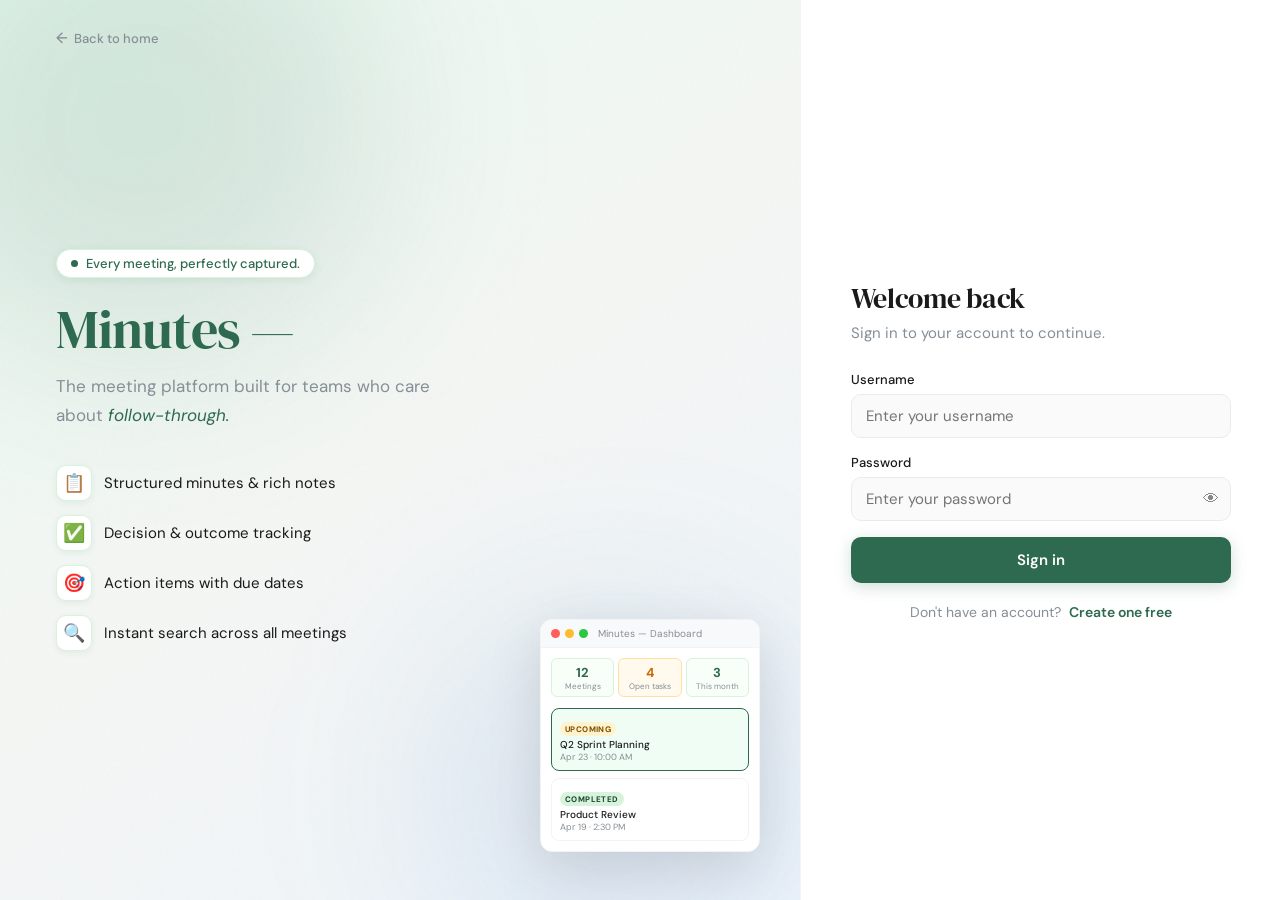
<file: frontend/index.html>
<!DOCTYPE html>
<html lang="en">
<head>
  <meta charset="UTF-8" />
  <meta name="viewport" content="width=device-width, initial-scale=1.0" />
  <title>Minutes — Sign in &amp; Get started</title>
  <meta name="description" content="Sign in or create your Minutes account to capture meeting records, decisions, and action items." />
  <link rel="preconnect" href="https://fonts.googleapis.com" />
  <link rel="preconnect" href="https://fonts.gstatic.com" crossorigin />
  <link href="https://fonts.googleapis.com/css2?family=DM+Serif+Display:ital@0;1&family=DM+Sans:ital,opsz,wght@0,9..40,300;0,9..40,400;0,9..40,500;0,9..40,600;1,9..40,300&display=swap" rel="stylesheet" />
  <link rel="stylesheet" href="./css/style.css" />
</head>
<body>

  <!-- ═══════════════════════════════════════
       AUTH VIEW
  ════════════════════════════════════════════ -->
  <div id="auth-view">

    <!-- Left brand panel -->
    <div class="auth-brand-panel">
      <!-- Background layers -->
      <div class="auth-noise"></div>
      <div class="auth-glow auth-glow-1"></div>
      <div class="auth-glow auth-glow-2"></div>

      <!-- Back link -->
      <a href="./landing.html" id="auth-back-link" class="auth-back">
        <span class="auth-back-arrow">←</span> Back to home
      </a>

      <!-- Brand content -->
      <div class="auth-brand-content">
        <div class="auth-brand-badge">
          <span class="auth-badge-dot"></span>
          Every meeting, perfectly captured.
        </div>
        <h2 class="auth-brand-title">Minutes —</h2>
        <p class="auth-brand-tagline">
          The meeting platform built for teams who care about<em> follow-through.</em>
        </p>
        <ul class="auth-feature-list">
          <li>
            <span class="auth-feature-icon">📋</span>
            <span>Structured minutes &amp; rich notes</span>
          </li>
          <li>
            <span class="auth-feature-icon">✅</span>
            <span>Decision &amp; outcome tracking</span>
          </li>
          <li>
            <span class="auth-feature-icon">🎯</span>
            <span>Action items with due dates</span>
          </li>
          <li>
            <span class="auth-feature-icon">🔍</span>
            <span>Instant search across all meetings</span>
          </li>
        </ul>
      </div>

      <!-- Floating mini-mockup -->
      <div class="auth-mini-mockup">
        <div class="amm-row">
          <div class="amm-dot red"></div>
          <div class="amm-dot yellow"></div>
          <div class="amm-dot green"></div>
          <span class="amm-bar">Minutes — Dashboard</span>
        </div>
        <div class="amm-body">
          <div class="amm-stat-row">
            <div class="amm-stat"><span class="amm-val">12</span><span class="amm-lbl">Meetings</span></div>
            <div class="amm-stat warn"><span class="amm-val">4</span><span class="amm-lbl">Open tasks</span></div>
            <div class="amm-stat"><span class="amm-val">3</span><span class="amm-lbl">This month</span></div>
          </div>
          <div class="amm-item active">
            <span class="amm-badge upcoming">Upcoming</span>
            <div class="amm-title">Q2 Sprint Planning</div>
            <div class="amm-meta">Apr 23 · 10:00 AM</div>
          </div>
          <div class="amm-item">
            <span class="amm-badge completed">Completed</span>
            <div class="amm-title">Product Review</div>
            <div class="amm-meta">Apr 19 · 2:30 PM</div>
          </div>
        </div>
      </div>
    </div>

    <!-- Right form panel -->
    <div class="auth-form-panel">
      <div class="auth-card">
        <!-- Logo (shown on mobile when brand panel is hidden) -->
        <a href="./landing.html" class="auth-card-logo">Minutes —</a>

        <div class="auth-card-header">
          <h1 id="auth-card-title">Welcome back</h1>
          <p class="auth-card-sub" id="auth-card-sub">Sign in to your account to continue.</p>
        </div>

        <form id="auth-form" autocomplete="on">
          <div class="auth-field">
            <label for="auth-username">Username</label>
            <input type="text" id="auth-username" placeholder="Enter your username" required autocomplete="username" />
          </div>
          <div class="auth-field">
            <label for="auth-password">Password</label>
            <div class="auth-password-wrap">
              <input type="password" id="auth-password" placeholder="Enter your password" required autocomplete="current-password" />
              <button type="button" id="auth-pw-toggle" class="auth-pw-eye" aria-label="Toggle password visibility">👁</button>
            </div>
          </div>
          <p class="auth-error" id="auth-error"></p>
          <button type="submit" id="auth-submit-btn" class="auth-submit-btn">Sign in</button>
        </form>

        <p class="auth-switch">
          <span id="auth-toggle-msg">Don't have an account?</span>
          <a href="#" id="auth-toggle-link">Create one free</a>
        </p>
      </div>
    </div>

  </div>

  <!-- ═══════════════════════════════════════
       MAIN APP (hidden until logged in)
  ════════════════════════════════════════════ -->
  <div id="app-shell" style="display:none;">

    <!-- ── SIDEBAR ───────────────────────────── -->
    <aside id="sidebar">

      <div class="sidebar-logo">
        <h1><span>Minutes</span> —</h1>
        <p>Meeting records &amp; action items</p>
      </div>

      <!-- Stats -->
      <div class="stats-grid">
        <div class="stat-cell">
          <div class="stat-val" id="stat-meetings">0</div>
          <div class="stat-lbl">Meetings</div>
        </div>
        <div class="stat-cell">
          <div class="stat-val" id="stat-open-tasks">0</div>
          <div class="stat-lbl">Open tasks</div>
        </div>
        <div class="stat-cell">
          <div class="stat-val" id="stat-this-month">0</div>
          <div class="stat-lbl">This month</div>
        </div>
      </div>

      <!-- Search -->
      <div class="search-wrap">
        <svg width="16" height="16" viewBox="0 0 24 24" fill="none" stroke="currentColor" stroke-width="2">
          <circle cx="11" cy="11" r="8"/><path d="m21 21-4.35-4.35"/>
        </svg>
        <input type="text" id="search-input" placeholder="Search meetings, decisions, action items…" />
      </div>

      <!-- Filter -->
      <div class="filter-row">
        <button class="filter-btn active" data-filter="all">All</button>
        <button class="filter-btn" data-filter="completed">Completed</button>
        <button class="filter-btn" data-filter="upcoming">Upcoming</button>
      </div>

      <!-- Meeting list -->
      <div id="meetings-list-wrap">
        <p class="no-meetings-msg" id="no-meetings-msg" style="display:none;">No meetings found.</p>
        <!-- Meeting cards injected by JS -->
      </div>

      <!-- Logout + New meeting -->
      <div class="new-meeting-btn-wrap">
        <button id="btn-logout" style="width:100%; padding:7px; margin-bottom:8px; background:none; border:1px solid #E9ECEF; border-radius:8px; color:#868E96; font-size:12px; font-family:'DM Sans',sans-serif; cursor:pointer;">Logout</button>
        <button id="btn-new-meeting">+ New Meeting</button>
      </div>

    </aside>

    <!-- ── MAIN CONTENT ───────────────────────── -->
    <main id="main-content">

      <!-- Empty state -->
      <div class="empty-detail fade-in" id="empty-detail">
        <div class="empty-icon">📋</div>
        <p>Select a meeting to view details</p>
        <span>or create a new one to get started</span>
      </div>

      <!-- New meeting form -->
      <div id="new-meeting-panel">
        <h2>New Meeting</h2>
        <p class="sub">Fill in the details to create a new meeting record.</p>
        <div class="nm-field">
          <input type="text" id="nm-title" class="nm-title" placeholder="Meeting title *" />
        </div>
        <div class="nm-row">
          <div class="nm-field">
            <input type="date" id="nm-date" />
          </div>
          <div class="nm-field">
            <input type="time" id="nm-time" />
          </div>
        </div>
        <div class="nm-field">
          <input type="text" id="nm-facilitator" placeholder="Facilitator name (optional)" />
        </div>
        <div class="nm-field">
          <label style="display:block; font-size:12px; color:#868E96; margin-bottom:5px; font-weight:500;">Participants</label>
          <div id="nm-participants-chips" style="display:flex; flex-wrap:wrap; gap:6px; margin-bottom:7px;"></div>
          <div style="display:flex; gap:8px;">
            <input type="text" id="nm-participant-input" placeholder="Add participant name, press Enter" style="flex:1; padding:9px 12px; border:1.5px solid #E9ECEF; border-radius:8px; font-size:13px; font-family:'DM Sans',sans-serif; color:#1a1a1a; background:#FAFAFA; outline:none;" />
            <button type="button" id="btn-add-participant" style="padding:9px 14px; background:#2D6A4F; color:#fff; border:none; border-radius:8px; cursor:pointer; font-size:13px; font-family:'DM Sans',sans-serif; font-weight:500; white-space:nowrap;">Add</button>
          </div>
        </div>
        <div class="nm-field">
          <label style="display:block; font-size:12px; color:#868E96; margin-bottom:5px; font-weight:500;">Duration (Meeting Minutes)</label>
          <select id="nm-minutes" style="width:100%; padding:9px 12px; border:1.5px solid #E9ECEF; border-radius:8px; font-size:13px; font-family:'DM Sans',sans-serif; color:#1a1a1a; background:#FAFAFA; outline:none; cursor:pointer; appearance:none; background-image:url(\"data:image/svg+xml,%3Csvg xmlns='http://www.w3.org/2000/svg' width='12' height='12' viewBox='0 0 24 24' fill='none' stroke='%23868E96' stroke-width='2'%3E%3Cpath d='m6 9 6 6 6-6'/%3E%3C/svg%3E\"); background-repeat:no-repeat; background-position:right 12px center;">
            <option value="">Select duration (optional)</option>
            <option value="15 min">15 minutes</option>
            <option value="30 min">30 minutes</option>
            <option value="45 min">45 minutes</option>
            <option value="1 hr">1 hour</option>
            <option value="1 hr 15 min">1 hour 15 minutes</option>
            <option value="1 hr 30 min">1 hour 30 minutes</option>
            <option value="1 hr 45 min">1 hour 45 minutes</option>
            <option value="2 hrs">2 hours</option>
            <option value="2 hrs 30 min">2 hours 30 minutes</option>
            <option value="3 hrs">3 hours</option>
            <option value="custom">Custom…</option>
          </select>
          <input type="text" id="nm-minutes-custom" placeholder="e.g. 90 mins, 2.5 hours" style="display:none; width:100%; margin-top:8px; padding:9px 12px; border:1.5px solid #2D6A4F; border-radius:8px; font-size:13px; font-family:'DM Sans',sans-serif; color:#1a1a1a; background:#F8FFF9; outline:none;" />
        </div>
        <div class="nm-field">
          <label style="display:block; font-size:12px; color:#868E96; margin-bottom:5px; font-weight:500;">Meeting Notes</label>
          
          <textarea id="nm-notes" rows="3" placeholder="Additional notes, context, follow-ups…"></textarea>
        </div>
        <div class="nm-field">
          <input type="text" id="nm-decisions" placeholder="Decisions, comma-separated (optional)" />
        </div>
        <div class="nm-actions">
          <button class="btn-primary" id="btn-create-meeting">Create Meeting</button>
          <button class="btn-cancel-nm" id="btn-cancel-new-meeting">Cancel</button>
        </div>
      </div>

      <!-- Detail panel -->
      <div id="detail-panel" class="fade-in" style="display:none;">

        <div class="detail-header">
          <div class="detail-header-top">
            <h2 id="detail-title">Meeting Title</h2>
            <div style="display:flex; align-items:center; gap:8px;">
              <button id="btn-delete-meeting" title="Delete meeting permanently" style="background:none; border:1px solid #FFB3B3; border-radius:6px; color:#C92A2A; font-size:12px; font-family:'DM Sans',sans-serif; padding:4px 10px; cursor:pointer; transition:all 0.15s;">Delete</button>
              <button id="btn-close-detail">×</button>
            </div>
          </div>
          <div class="detail-meta">
            <span id="detail-badge"></span>
            <span id="detail-datetime"></span>
          </div>
          <div class="detail-tabs">
            <button class="tab-btn active" data-tab="minutes">Minutes</button>
            <button class="tab-btn" data-tab="notes">Notes</button>
            <button class="tab-btn" data-tab="decisions">Decisions</button>
            <button class="tab-btn" data-tab="tasks">Tasks</button>
            <button class="tab-btn" data-tab="participants">Participants</button>
          </div>
        </div>

        <div class="detail-body">

          <!-- Minutes Tab -->
          <div class="tab-pane active" id="tab-minutes">
            <div class="minutes-header">
              <p class="section-label">Meeting Duration</p>
              <div id="minutes-actions">
                <button class="btn-outline-sm" id="btn-edit-minutes">Edit</button>
              </div>
              <div id="minutes-save-actions" style="display:none; gap:6px; display:none;">
                <button class="btn-green-sm" id="btn-save-minutes">Save</button>
                <button class="btn-ghost-sm" id="btn-cancel-minutes">Cancel</button>
              </div>
            </div>
            <p class="minutes-text" id="minutes-display">No minutes recorded yet. Click Edit to add notes.</p>
            <textarea class="detail-textarea" id="minutes-editor" placeholder="Type meeting notes here…"></textarea>
          </div>

          <!-- Notes Tab -->
          <div class="tab-pane" id="tab-notes">
            <div class="minutes-header">
              <p class="section-label">Meeting Notes</p>
              <div id="notes-actions">
                <button class="btn-outline-sm" id="btn-edit-notes">Edit</button>
              </div>
              <div id="notes-save-actions" style="display:none; gap:6px;">
                <button class="btn-green-sm" id="btn-save-notes">Save</button>
                <button class="btn-ghost-sm" id="btn-cancel-notes">Cancel</button>
              </div>
            </div>
            <p class="notes-preview" id="notes-display">No notes added yet. Click Edit to add context or follow-ups.</p>
            <textarea class="notes-edit-area" id="notes-editor" placeholder="Add context, follow-ups, decisions background…"></textarea>
          </div>

          <!-- Decisions Tab -->
          <div class="tab-pane" id="tab-decisions">
            <p class="section-label">Decisions Taken</p>
            <div id="decisions-list"></div>
            <div class="add-row">
              <input class="detail-input" type="text" id="new-decision-input" placeholder="Record a decision…" />
              <button class="btn-add" id="btn-add-decision">Add</button>
            </div>
          </div>

          <!-- Tasks Tab -->
          <div class="tab-pane" id="tab-tasks">
            <div class="tasks-header">
              <p class="section-label">Action Items</p>
              <button class="btn-outline-sm" id="btn-toggle-task-form">+ New Task</button>
            </div>
            <div class="task-form-box" id="task-form-box">
              <input class="detail-input" type="text" id="new-task-text" placeholder="Task description" />
              <div class="task-form-row">
                <input class="detail-input" type="text" id="new-task-assignee" placeholder="Assignee name" style="flex:1;" />
                <input class="detail-input" type="date" id="new-task-due" style="flex:1;" />
              </div>
              <div style="display:flex; gap:8px;">
                <button class="btn-add" id="btn-add-task">Add Task</button>
                <button class="btn-ghost-sm" id="btn-cancel-task-form">Cancel</button>
              </div>
            </div>
            <div id="tasks-list"></div>
          </div>

          <!-- Participants Tab -->
          <div class="tab-pane" id="tab-participants">
            <p class="section-label">Participants</p>
            <div id="participants-list"></div>
          </div>

        </div><!-- /.detail-body -->
      </div><!-- /#detail-panel -->

    </main>

  </div><!-- /#app-shell -->

  <script src="./js/api.js"></script>
  <script src="./js/app.js"></script>
</body>
</html>
</file>
<file: frontend/css/style.css>
/* =========================================================
   Minutes — Master-Detail UI
   Fonts: DM Serif Display (headings) + DM Sans (body)
   ========================================================= */

* {
  box-sizing: border-box;
  margin: 0;
  padding: 0;
}

body {
  font-family: 'DM Sans', sans-serif;
  background: #F4F6F4;
  height: 100vh;
  overflow: hidden;
  color: #1a1a1a;
  font-size: 16px;
}

/* ─── Scrollbar ─────────────────────────────────────────── */
::-webkit-scrollbar { width: 4px; }
::-webkit-scrollbar-track { background: transparent; }
::-webkit-scrollbar-thumb { background: #D8F3DC; border-radius: 4px; }

/* ─── Layout ─────────────────────────────────────────────── */
#app-shell {
  display: flex;
  height: 100vh;
}

/* ─── Design tokens (shared with landing) ───────────────── */
:root {
  --green:       #2D6A4F;
  --green-dark:  #1B4332;
  --green-light: #D8F3DC;
  --bg:          #F4F6F4;
  --white:       #fff;
  --text:        #1a1a1a;
  --muted:       #868E96;
  --border:      #F1F3F5;
  --radius:      14px;
}

/* ─── Auth view ──────────────────────────────────────────── */
#auth-view {
  display: flex;
  height: 100vh;
  width: 100vw;
  overflow: hidden;
  background: var(--bg);
}

/* ─── Left brand panel ───────────────────────────────────── */
.auth-brand-panel {
  flex: 1;
  position: relative;
  overflow: hidden;
  background: linear-gradient(145deg, #eafaf0 0%, #F4F6F4 50%, #eef4fb 100%);
  display: flex;
  flex-direction: column;
  justify-content: center;
  padding: 0 56px;
}

/* Noise texture */
.auth-noise {
  position: absolute;
  inset: 0;
  opacity: 0.025;
  pointer-events: none;
  background-image: url("data:image/svg+xml,%3Csvg viewBox='0 0 256 256' xmlns='http://www.w3.org/2000/svg'%3E%3Cfilter id='n'%3E%3CfeTurbulence type='fractalNoise' baseFrequency='0.9' numOctaves='4' stitchTiles='stitch'/%3E%3C/filter%3E%3Crect width='100%25' height='100%25' filter='url(%23n)'/%3E%3C/svg%3E");
}

/* Glow orbs */
.auth-glow {
  position: absolute;
  border-radius: 50%;
  filter: blur(90px);
  pointer-events: none;
}
.auth-glow-1 {
  width: 480px; height: 480px;
  background: rgba(45,106,79,0.13);
  top: -120px; left: -100px;
}
.auth-glow-2 {
  width: 380px; height: 380px;
  background: rgba(24,100,171,0.09);
  bottom: -80px; right: 0;
}

/* Back link */
.auth-back {
  position: absolute;
  top: 28px; left: 56px;
  display: inline-flex;
  align-items: center;
  gap: 6px;
  font-size: 13px;
  font-weight: 500;
  color: var(--muted);
  text-decoration: none;
  transition: color 0.2s;
  z-index: 2;
}
.auth-back:hover { color: var(--text); }
.auth-back-arrow { font-size: 15px; }

/* Brand content */
.auth-brand-content {
  position: relative;
  z-index: 1;
  max-width: 440px;
}

/* Badge */
.auth-brand-badge {
  display: inline-flex;
  align-items: center;
  gap: 8px;
  background: var(--white);
  border: 1px solid var(--green-light);
  border-radius: 20px;
  padding: 5px 14px;
  font-size: 13px;
  font-weight: 500;
  color: var(--green);
  margin-bottom: 24px;
  box-shadow: 0 2px 8px rgba(45,106,79,0.1);
}
.auth-badge-dot {
  width: 7px; height: 7px;
  background: var(--green);
  border-radius: 50%;
  animation: pulse 2s infinite;
}
@keyframes pulse { 0%,100%{opacity:1} 50%{opacity:0.4} }

/* Title */
.auth-brand-title {
  font-family: 'DM Serif Display', serif;
  font-size: clamp(36px, 4.5vw, 54px);
  font-weight: 400;
  color: var(--green);
  line-height: 1;
  margin-bottom: 16px;
  letter-spacing: -0.02em;
}

/* Tagline */
.auth-brand-tagline {
  font-size: 17px;
  color: var(--muted);
  line-height: 1.65;
  margin-bottom: 36px;
  max-width: 380px;
}
.auth-brand-tagline em {
  font-style: italic;
  color: var(--green);
}

/* Feature list */
.auth-feature-list {
  list-style: none;
  display: flex;
  flex-direction: column;
  gap: 14px;
}
.auth-feature-list li {
  display: flex;
  align-items: center;
  gap: 12px;
  font-size: 15px;
  color: var(--text);
}
.auth-feature-icon {
  font-size: 18px;
  width: 36px; height: 36px;
  background: var(--white);
  border: 1px solid var(--green-light);
  border-radius: 10px;
  display: flex;
  align-items: center;
  justify-content: center;
  flex-shrink: 0;
  box-shadow: 0 2px 6px rgba(45,106,79,0.08);
}

/* Mini mockup */
.auth-mini-mockup {
  position: absolute;
  bottom: 48px; right: 40px;
  width: 220px;
  background: var(--white);
  border-radius: 12px;
  border: 1px solid var(--border);
  box-shadow: 0 16px 56px rgba(0,0,0,0.12);
  overflow: hidden;
  z-index: 1;
  animation: floatUp 0.9s ease both 0.4s;
}
@keyframes floatUp { from{opacity:0;transform:translateY(20px)} to{opacity:1;transform:translateY(0)} }

.amm-row {
  background: #F8F9FA;
  padding: 7px 10px;
  display: flex;
  align-items: center;
  gap: 5px;
  border-bottom: 1px solid var(--border);
}
.amm-dot { width: 9px; height: 9px; border-radius: 50%; }
.amm-dot.red    { background: #FF5F57; }
.amm-dot.yellow { background: #FEBC2E; }
.amm-dot.green  { background: #28C840; }
.amm-bar { font-size: 10px; color: var(--muted); margin-left: 5px; }

.amm-body { padding: 10px; display: flex; flex-direction: column; gap: 7px; }
.amm-stat-row { display: grid; grid-template-columns: 1fr 1fr 1fr; gap: 4px; margin-bottom: 4px; }
.amm-stat {
  background: #F8FFF9;
  border: 1px solid var(--green-light);
  border-radius: 6px;
  padding: 5px 3px;
  text-align: center;
}
.amm-stat.warn { background: #FFF9EE; border-color: #FFE0A0; }
.amm-val { display: block; font-size: 13px; font-weight: 700; color: var(--green); }
.amm-stat.warn .amm-val { color: #CA6702; }
.amm-lbl { display: block; font-size: 8px; color: var(--muted); }

.amm-item {
  padding: 7px 8px;
  border-radius: 8px;
  border: 1.5px solid var(--border);
  background: var(--white);
}
.amm-item.active { background: #F0FDF4; border-color: var(--green); }
.amm-badge {
  font-size: 8px;
  font-weight: 700;
  letter-spacing: 0.05em;
  text-transform: uppercase;
  padding: 2px 5px;
  border-radius: 8px;
  display: inline-block;
  margin-bottom: 2px;
}
.amm-badge.upcoming  { background: #FFF3CD; color: #7D4E00; }
.amm-badge.completed { background: var(--green-light); color: #1B4332; }
.amm-title { font-size: 10px; font-weight: 500; color: var(--text); }
.amm-meta  { font-size: 9px; color: var(--muted); }

/* ─── Right form panel ───────────────────────────────────── */
.auth-form-panel {
  width: 480px;
  min-width: 480px;
  display: flex;
  align-items: center;
  justify-content: center;
  background: var(--white);
  border-left: 1px solid var(--border);
  padding: 48px 40px;
}

.auth-card {
  width: 100%;
  max-width: 380px;
  animation: authFadeIn 0.5s ease both;
}
@keyframes authFadeIn { from{opacity:0;transform:translateY(14px)} to{opacity:1;transform:none} }

/* Mobile logo */
.auth-card-logo {
  display: none;
  font-family: 'DM Serif Display', serif;
  font-size: 22px;
  font-weight: 400;
  color: var(--green);
  text-decoration: none;
  margin-bottom: 28px;
}

.auth-card-header { margin-bottom: 28px; }

.auth-card-header h1 {
  font-family: 'DM Serif Display', serif;
  font-size: 28px;
  font-weight: 400;
  color: var(--text);
  margin-bottom: 6px;
  letter-spacing: -0.01em;
}

.auth-card-sub {
  font-size: 15px;
  color: var(--muted);
}

/* Form fields */
.auth-field { margin-bottom: 16px; }

.auth-field label {
  display: block;
  font-size: 13px;
  font-weight: 500;
  color: var(--text);
  margin-bottom: 6px;
}

.auth-field input {
  width: 100%;
  padding: 11px 14px;
  border: 1.5px solid #E9ECEF;
  border-radius: 10px;
  font-size: 15px;
  font-family: 'DM Sans', sans-serif;
  background: #FAFAFA;
  color: var(--text);
  outline: none;
  transition: border-color 0.2s, box-shadow 0.2s;
}
.auth-field input:focus {
  border-color: var(--green);
  box-shadow: 0 0 0 3px rgba(45,106,79,0.08);
  background: var(--white);
}

/* Password wrapper */
.auth-password-wrap { position: relative; }
.auth-password-wrap input { padding-right: 44px; }

.auth-pw-eye {
  position: absolute;
  right: 12px; top: 50%;
  transform: translateY(-50%);
  background: none;
  border: none;
  cursor: pointer;
  font-size: 16px;
  opacity: 0.45;
  transition: opacity 0.2s;
  padding: 0; line-height: 1;
}
.auth-pw-eye:hover { opacity: 0.85; }

/* Error */
.auth-error {
  color: #C92A2A;
  background: #FFF0F0;
  border: 1px solid #FFD6D6;
  border-radius: 8px;
  font-size: 13px;
  padding: 8px 12px;
  margin-bottom: 12px;
  min-height: 0;
  display: none;
}
.auth-error:not(:empty) { display: block; }

/* Submit button */
.auth-submit-btn {
  width: 100%;
  padding: 13px;
  background: var(--green);
  color: var(--white);
  border: none;
  border-radius: 10px;
  font-size: 15px;
  font-family: 'DM Sans', sans-serif;
  font-weight: 600;
  cursor: pointer;
  transition: background 0.2s, transform 0.15s, box-shadow 0.2s;
  box-shadow: 0 4px 16px rgba(45,106,79,0.22);
  margin-bottom: 4px;
  display: flex;
  align-items: center;
  justify-content: center;
  gap: 10px;
  position: relative;
}
.auth-submit-btn:hover:not(:disabled) {
  background: var(--green-dark);
  transform: translateY(-1px);
  box-shadow: 0 6px 20px rgba(45,106,79,0.28);
}
.auth-submit-btn:active:not(:disabled) { transform: none; }
.auth-submit-btn:disabled {
  opacity: 0.75;
  cursor: not-allowed;
}

/* In-button spinner */
.auth-btn-spinner {
  display: none;
  width: 16px;
  height: 16px;
  border: 2.5px solid rgba(255,255,255,0.35);
  border-top-color: #fff;
  border-radius: 50%;
  animation: btnSpin 0.7s linear infinite;
  flex-shrink: 0;
}
.auth-submit-btn.loading .auth-btn-spinner { display: inline-block; }
@keyframes btnSpin { to { transform: rotate(360deg); } }

/* ─── Auth loading overlay ───────────────────────────────── */
#auth-loading-overlay {
  display: none;
  position: fixed;
  inset: 0;
  z-index: 9999;
  background: rgba(244, 246, 244, 0.72);
  backdrop-filter: blur(14px);
  -webkit-backdrop-filter: blur(14px);
  align-items: center;
  justify-content: center;
  animation: aloFadeIn 0.28s ease both;
}
#auth-loading-overlay.visible { display: flex; }
@keyframes aloFadeIn { from{opacity:0} to{opacity:1} }

.alo-card {
  display: flex;
  flex-direction: column;
  align-items: center;
  gap: 24px;
  padding: 48px 56px;
  background: #fff;
  border-radius: 24px;
  border: 1px solid #E9ECEF;
  box-shadow: 0 32px 80px rgba(0,0,0,0.12), 0 0 0 1px rgba(45,106,79,0.06);
  animation: aloCardIn 0.38s cubic-bezier(0.34,1.56,0.64,1) both;
}
@keyframes aloCardIn { from{opacity:0;transform:scale(0.88)} to{opacity:1;transform:none} }

/* Concentric rings */
.alo-rings {
  position: relative;
  width: 80px;
  height: 80px;
  display: flex;
  align-items: center;
  justify-content: center;
}

.alo-ring {
  position: absolute;
  border-radius: 50%;
  border: 2px solid transparent;
  animation: ringSpinCW 1.4s linear infinite;
}
.alo-ring-1 {
  inset: 0;
  border-top-color: var(--green);
  border-right-color: rgba(45,106,79,0.3);
  animation-duration: 1.0s;
}
.alo-ring-2 {
  inset: 10px;
  border-top-color: rgba(45,106,79,0.5);
  border-left-color: rgba(45,106,79,0.2);
  animation-duration: 1.4s;
  animation-direction: reverse;
}
.alo-ring-3 {
  inset: 20px;
  border-top-color: rgba(45,106,79,0.7);
  animation-duration: 1.8s;
}
@keyframes ringSpinCW { to { transform: rotate(360deg); } }

.alo-logo {
  font-family: 'DM Serif Display', serif;
  font-size: 14px;
  color: var(--green);
  font-weight: 400;
  z-index: 1;
  letter-spacing: -0.02em;
}

.alo-label {
  font-family: 'DM Serif Display', serif;
  font-size: 20px;
  font-weight: 400;
  color: var(--text);
  letter-spacing: -0.01em;
}

.alo-sub {
  font-size: 13px;
  color: var(--muted);
  margin-top: -16px;
}

/* Toggle */
.auth-switch {
  margin-top: 20px;
  font-size: 14px;
  color: var(--muted);
  text-align: center;
}
.auth-switch a {
  color: var(--green);
  text-decoration: none;
  font-weight: 600;
  margin-left: 4px;
  transition: color 0.2s;
}
.auth-switch a:hover { color: var(--green-dark); }

/* Responsive */
@media (max-width: 860px) {
  .auth-brand-panel { display: none; }
  .auth-form-panel {
    width: 100%; min-width: 0;
    border-left: none;
    background: linear-gradient(150deg, #eafaf0 0%, var(--white) 60%);
  }
  .auth-card-logo { display: block; }
}
@media (max-width: 420px) {
  .auth-form-panel { padding: 40px 24px; }
}

/* ─── Sidebar ────────────────────────────────────────────── */
#sidebar {
  width: 300px;
  min-width: 300px;
  background: #fff;
  border-right: 1px solid #F1F3F5;
  display: flex;
  flex-direction: column;
  height: 100vh;
}

.sidebar-logo {
  padding: 22px 20px 14px;
  border-bottom: 1px solid #F1F3F5;
}

.sidebar-logo h1 {
  font-family: 'DM Serif Display', serif;
  font-size: 22px;
  font-weight: 400;
  color: #1a1a1a;
  letter-spacing: -0.01em;
}

.sidebar-logo h1 span { color: #2D6A4F; }

.sidebar-logo p {
  margin-top: 3px;
  font-size: 13px;
  color: #ADB5BD;
}

/* Stats */
.stats-grid {
  display: grid;
  grid-template-columns: 1fr 1fr 1fr;
  gap: 8px;
  padding: 12px 16px;
}

.stat-cell {
  background: #F8FFF9;
  border: 1px solid #D8F3DC;
  border-radius: 8px;
  padding: 8px 10px;
  text-align: center;
}

.stat-cell .stat-val {
  font-size: 20px;
  font-weight: 600;
  color: #2D6A4F;
}

.stat-cell .stat-val.warn { color: #CA6702; }

.stat-cell .stat-lbl {
  font-size: 11px;
  color: #868E96;
  margin-top: 1px;
}

/* Search */
.search-wrap {
  padding: 0 14px 10px;
  position: relative;
}

.search-wrap svg {
  position: absolute;
  left: 26px;
  top: 50%;
  transform: translateY(-50%);
  opacity: 0.4;
  pointer-events: none;
}

.search-wrap input {
  width: 100%;
  padding: 10px 14px 10px 38px;
  border: 1.5px solid #E9ECEF;
  border-radius: 10px;
  font-size: 15px;
  font-family: 'DM Sans', sans-serif;
  background: #FAFAFA;
  color: #1a1a1a;
  outline: none;
  transition: border-color 0.2s;
}

.search-wrap input:focus { border-color: #2D6A4F; }

/* Filter tabs */
.filter-row {
  display: flex;
  gap: 6px;
  padding: 0 14px 10px;
}

.filter-btn {
  flex: 1;
  padding: 5px 0;
  font-size: 12px;
  font-weight: 400;
  text-transform: capitalize;
  background: transparent;
  color: #868E96;
  border: 1px solid #E9ECEF;
  border-radius: 6px;
  cursor: pointer;
  font-family: 'DM Sans', sans-serif;
  transition: all 0.15s;
}

.filter-btn.active {
  background: #2D6A4F;
  color: #fff;
  border-color: #2D6A4F;
  font-weight: 600;
}

/* Meeting list */
#meetings-list-wrap {
  flex: 1;
  overflow-y: auto;
  padding: 0 12px;
}

.meeting-card {
  background: #fff;
  border: 1.5px solid #F1F3F5;
  border-radius: 14px;
  padding: 16px 18px;
  cursor: pointer;
  transition: border-color 0.18s;
  margin-bottom: 10px;
}

.meeting-card:hover { border-color: #B7E4C7; }
.meeting-card.active { background: #F0FDF4; border-color: #2D6A4F; }

.meeting-card-title {
  font-family: 'DM Serif Display', serif;
  font-size: 16px;
  color: #1a1a1a;
  line-height: 1.3;
  margin-bottom: 8px;
  flex: 1;
  margin-right: 10px;
}

.meeting-card-top {
  display: flex;
  justify-content: space-between;
  align-items: flex-start;
  margin-bottom: 8px;
}

.meeting-card-meta {
  font-size: 13px;
  color: #868E96;
}

.meeting-card-bottom {
  display: flex;
  justify-content: space-between;
  align-items: center;
}

.open-tasks-label {
  font-size: 13px;
  color: #CA6702;
  font-weight: 500;
  margin-top: 8px;
}

.no-meetings-msg {
  text-align: center;
  color: #ADB5BD;
  font-size: 13px;
  font-style: italic;
  margin-top: 24px;
}

/* Avatar stack */
.avatar-stack {
  display: flex;
  margin-left: 6px;
}

.avatar {
  width: 28px;
  height: 28px;
  border-radius: 50%;
  color: #fff;
  display: flex;
  align-items: center;
  justify-content: center;
  font-size: 10px;
  font-weight: 600;
  border: 2px solid #fff;
  flex-shrink: 0;
}

.avatar-overflow {
  width: 28px;
  height: 28px;
  border-radius: 50%;
  background: #E9ECEF;
  color: #495057;
  display: flex;
  align-items: center;
  justify-content: center;
  font-size: 10px;
  font-weight: 600;
  border: 2px solid #fff;
  margin-left: -8px;
}

/* New meeting button */
.new-meeting-btn-wrap {
  padding: 12px 14px;
  border-top: 1px solid #F1F3F5;
}

#btn-new-meeting {
  width: 100%;
  padding: 11px;
  background: #2D6A4F;
  color: #fff;
  border: none;
  border-radius: 10px;
  cursor: pointer;
  font-size: 14px;
  font-family: 'DM Serif Display', serif;
  letter-spacing: 0.01em;
  transition: background 0.15s;
}

#btn-new-meeting:hover { background: #1B4332; }

/* ─── Main Content ───────────────────────────────────────── */
#main-content {
  flex: 1;
  overflow: hidden;
  display: flex;
  flex-direction: column;
}

/* Empty state */
.empty-detail {
  display: flex;
  flex-direction: column;
  align-items: center;
  justify-content: center;
  height: 100%;
  color: #ADB5BD;
}

.empty-detail .empty-icon { font-size: 48px; margin-bottom: 12px; }
.empty-detail p { font-family: 'DM Serif Display', serif; font-size: 18px; color: #495057; }
.empty-detail span { font-size: 13px; }

/* ─── Meeting Detail Panel ───────────────────────────────── */
#detail-panel {
  height: 100%;
  display: flex;
  flex-direction: column;
  overflow: hidden;
}

.detail-header {
  padding: 24px 28px 0;
  border-bottom: 1px solid #F1F3F5;
}

.detail-header-top {
  display: flex;
  justify-content: space-between;
  align-items: flex-start;
  margin-bottom: 6px;
}

.detail-header-top h2 {
  font-family: 'DM Serif Display', serif;
  font-size: 24px;
  font-weight: 400;
  color: #1a1a1a;
  line-height: 1.25;
  max-width: 80%;
}

#btn-close-detail {
  background: none;
  border: none;
  cursor: pointer;
  font-size: 22px;
  color: #ADB5BD;
  line-height: 1;
}

.detail-meta {
  display: flex;
  align-items: center;
  gap: 12px;
  margin-bottom: 16px;
}

.detail-meta span { font-size: 14px; color: #868E96; }

/* Tabs */
.detail-tabs {
  display: flex;
  gap: 0;
}

.tab-btn {
  background: none;
  border: none;
  cursor: pointer;
  padding: 8px 16px;
  font-size: 14px;
  font-family: 'DM Sans', sans-serif;
  font-weight: 400;
  color: #868E96;
  border-bottom: 2px solid transparent;
  text-transform: capitalize;
  transition: all 0.15s;
}

.tab-btn.active {
  font-weight: 600;
  color: #2D6A4F;
  border-bottom-color: #2D6A4F;
}

/* Tab content */
.detail-body {
  flex: 1;
  overflow-y: auto;
  padding: 20px 28px;
}

.tab-pane { display: none; }
.tab-pane.active { display: block; }

/* Section label */
.section-label {
  font-size: 13px;
  font-weight: 600;
  color: #868E96;
  letter-spacing: 0.06em;
  text-transform: uppercase;
  margin-bottom: 12px;
}

/* Minutes */
.minutes-header {
  display: flex;
  justify-content: space-between;
  align-items: center;
  margin-bottom: 12px;
}

.btn-outline-sm {
  font-size: 12px;
  color: #2D6A4F;
  background: none;
  border: 1px solid #2D6A4F;
  border-radius: 6px;
  padding: 4px 10px;
  cursor: pointer;
  font-family: 'DM Sans', sans-serif;
}

.btn-green-sm {
  font-size: 12px;
  color: #fff;
  background: #2D6A4F;
  border: none;
  border-radius: 6px;
  padding: 4px 12px;
  cursor: pointer;
  font-family: 'DM Sans', sans-serif;
}

.btn-ghost-sm {
  font-size: 12px;
  color: #868E96;
  background: none;
  border: 1px solid #E9ECEF;
  border-radius: 6px;
  padding: 4px 10px;
  cursor: pointer;
  font-family: 'DM Sans', sans-serif;
}

.minutes-text {
  font-size: 15px;
  color: #1a1a1a;
  line-height: 1.75;
}

.minutes-text.empty { color: #ADB5BD; font-style: italic; }

.detail-textarea {
  width: 100%;
  padding: 10px 13px;
  border: 1.5px solid #E9ECEF;
  border-radius: 8px;
  font-size: 15px;
  font-family: 'DM Sans', sans-serif;
  color: #1a1a1a;
  background: #FAFAFA;
  outline: none;
  min-height: 160px;
  resize: vertical;
  line-height: 1.7;
  display: none;
}

.detail-textarea:focus { border-color: #2D6A4F; }

/* Decisions */
.decision-item {
  display: flex;
  gap: 10px;
  align-items: flex-start;
  padding: 10px 14px;
  background: #F8FFF9;
  border: 1px solid #D8F3DC;
  border-radius: 8px;
  margin-bottom: 8px;
}

.decision-check { color: #2D6A4F; font-size: 16px; line-height: 1.4; flex-shrink: 0; }

.decision-text { font-size: 15px; color: #1a1a1a; line-height: 1.6; }

.add-row {
  display: flex;
  gap: 8px;
  margin-top: 16px;
}

.detail-input {
  flex: 1;
  padding: 10px 13px;
  border: 1.5px solid #E9ECEF;
  border-radius: 8px;
  font-size: 14px;
  font-family: 'DM Sans', sans-serif;
  color: #1a1a1a;
  background: #FAFAFA;
  outline: none;
}

.detail-input:focus { border-color: #2D6A4F; }

.btn-add {
  padding: 10px 18px;
  background: #2D6A4F;
  color: #fff;
  border: none;
  border-radius: 8px;
  cursor: pointer;
  font-size: 14px;
  font-family: 'DM Sans', sans-serif;
  font-weight: 500;
  white-space: nowrap;
}

/* Tasks */
.tasks-header {
  display: flex;
  justify-content: space-between;
  align-items: center;
  margin-bottom: 14px;
}

.task-form-box {
  background: #F8FFF9;
  border: 1px solid #D8F3DC;
  border-radius: 10px;
  padding: 14px;
  margin-bottom: 16px;
  display: flex;
  flex-direction: column;
  gap: 8px;
  display: none;
}

.task-form-row {
  display: flex;
  gap: 8px;
}

.task-item {
  display: flex;
  align-items: flex-start;
  gap: 12px;
  padding: 12px 14px;
  border: 1px solid #F1F3F5;
  border-radius: 10px;
  margin-bottom: 8px;
  background: #fff;
  transition: opacity 0.2s;
}

.task-item.done { opacity: 0.7; background: #F8F9FA; }

.task-checkbox {
  width: 18px;
  height: 18px;
  border-radius: 5px;
  border: 2px solid #CED4DA;
  background: transparent;
  cursor: pointer;
  display: flex;
  align-items: center;
  justify-content: center;
  flex-shrink: 0;
  margin-top: 2px;
}

.task-checkbox.checked {
  background: #2D6A4F;
  border-color: #2D6A4F;
}

.task-checkbox.checked::after {
  content: '✓';
  color: #fff;
  font-size: 10px;
  line-height: 1;
}

.task-main { flex: 1; min-width: 0; }

.task-text {
  font-size: 15px;
  color: #1a1a1a;
  margin-bottom: 4px;
  line-height: 1.4;
}

.task-text.done { text-decoration: line-through; color: #868E96; }

.task-meta { font-size: 13px; color: #868E96; }

/* Participants */
.participant-item {
  display: flex;
  align-items: center;
  gap: 12px;
  padding: 10px 14px;
  border: 1px solid #F1F3F5;
  border-radius: 10px;
  margin-bottom: 8px;
  background: #fff;
}

.participant-item .avatar-lg {
  width: 38px;
  height: 38px;
  border-radius: 50%;
  color: #fff;
  display: flex;
  align-items: center;
  justify-content: center;
  font-size: 13px;
  font-weight: 600;
  flex-shrink: 0;
}

.participant-name { font-size: 15px; font-weight: 500; }
.participant-role { font-size: 13px; color: #868E96; text-transform: capitalize; }

/* ─── Status Badges ──────────────────────────────────────── */
.badge {
  font-size: 11px;
  font-weight: 600;
  letter-spacing: 0.04em;
  padding: 3px 9px;
  border-radius: 20px;
  text-transform: uppercase;
  white-space: nowrap;
  display: inline-block;
}

.badge-completed  { background: #D8F3DC; color: #1B4332; }
.badge-upcoming   { background: #FFF3CD; color: #7D4E00; }
.badge-in-progress { background: #D0EBFF; color: #1864AB; }
.badge-cancelled  { background: #FFE3E3; color: #C92A2A; }
.badge-open       { background: #F1F3F5; color: #495057; }
.badge-done       { background: #D8F3DC; color: #1B4332; }

/* ─── New Meeting Form ───────────────────────────────────── */
#new-meeting-panel {
  max-width: 520px;
  margin: 48px auto;
  background: #fff;
  border-radius: 16px;
  border: 1px solid #F1F3F5;
  padding: 32px 36px;
  display: none;
}

#new-meeting-panel h2 {
  font-family: 'DM Serif Display', serif;
  font-size: 22px;
  font-weight: 400;
  color: #1a1a1a;
  margin-bottom: 4px;
}

#new-meeting-panel .sub {
  color: #868E96;
  font-size: 13px;
  margin-bottom: 24px;
}

.nm-field {
  margin-bottom: 12px;
}

.nm-field input,
.nm-field textarea {
  width: 100%;
  padding: 9px 12px;
  border: 1.5px solid #E9ECEF;
  border-radius: 8px;
  font-size: 13px;
  font-family: 'DM Sans', sans-serif;
  color: #1a1a1a;
  background: #FAFAFA;
  outline: none;
  transition: border-color 0.2s;
}

.nm-field input:focus,
.nm-field textarea:focus { border-color: #2D6A4F; }

.nm-field input.nm-title {
  font-size: 15px;
  padding: 11px 14px;
}

.nm-row { display: flex; gap: 10px; }
.nm-row .nm-field { flex: 1; margin-bottom: 0; }

.nm-actions {
  display: flex;
  gap: 8px;
  margin-top: 16px;
}

.nm-actions .btn-primary { flex: 1; }

/* ─── Primary action button (theme-aligned) ──────────────── */
.btn-primary {
  padding: 12px 20px;
  background: var(--green);
  color: #fff;
  border: none;
  border-radius: 10px;
  cursor: pointer;
  font-size: 14px;
  font-family: 'DM Serif Display', serif;
  font-weight: 400;
  letter-spacing: 0.02em;
  transition: background 0.18s, transform 0.15s, box-shadow 0.18s;
  box-shadow: 0 4px 16px rgba(45,106,79,0.22);
  display: flex;
  align-items: center;
  justify-content: center;
  gap: 6px;
}

.btn-primary:hover {
  background: var(--green-dark);
  transform: translateY(-1px);
  box-shadow: 0 6px 22px rgba(45,106,79,0.30);
}

.btn-primary:active {
  transform: none;
  box-shadow: 0 3px 10px rgba(45,106,79,0.18);
}

.btn-cancel-nm {
  padding: 11px 18px;
  background: none;
  color: #868E96;
  border: 1px solid #E9ECEF;
  border-radius: 10px;
  cursor: pointer;
  font-size: 13px;
  font-family: 'DM Sans', sans-serif;
  transition: border-color 0.15s, color 0.15s;
}

.btn-cancel-nm:hover {
  border-color: #CED4DA;
  color: #495057;
}

/* ─── Notes tab in detail panel ──────────────────────────── */
.notes-preview {
  font-size: 15px;
  color: #1a1a1a;
  line-height: 1.75;
  white-space: pre-wrap;
  word-break: break-word;
}

.notes-preview.empty {
  color: #ADB5BD;
  font-style: italic;
}

.notes-edit-area {
  width: 100%;
  padding: 11px 14px;
  border: 1.5px solid #E9ECEF;
  border-radius: 8px;
  font-size: 15px;
  font-family: 'DM Sans', sans-serif;
  color: #1a1a1a;
  background: #FAFAFA;
  outline: none;
  min-height: 180px;
  resize: vertical;
  line-height: 1.7;
  transition: border-color 0.2s, box-shadow 0.2s;
  display: none;
}

.notes-edit-area:focus {
  border-color: var(--green);
  box-shadow: 0 0 0 3px rgba(45,106,79,0.07);
  background: #fff;
}

/* ─── Animations ─────────────────────────────────────────── */
@keyframes fadeIn {
  from { opacity: 0; transform: translateY(8px); }
  to   { opacity: 1; transform: translateY(0); }
}

.fade-in { animation: fadeIn 0.25s ease both; }
</file>
